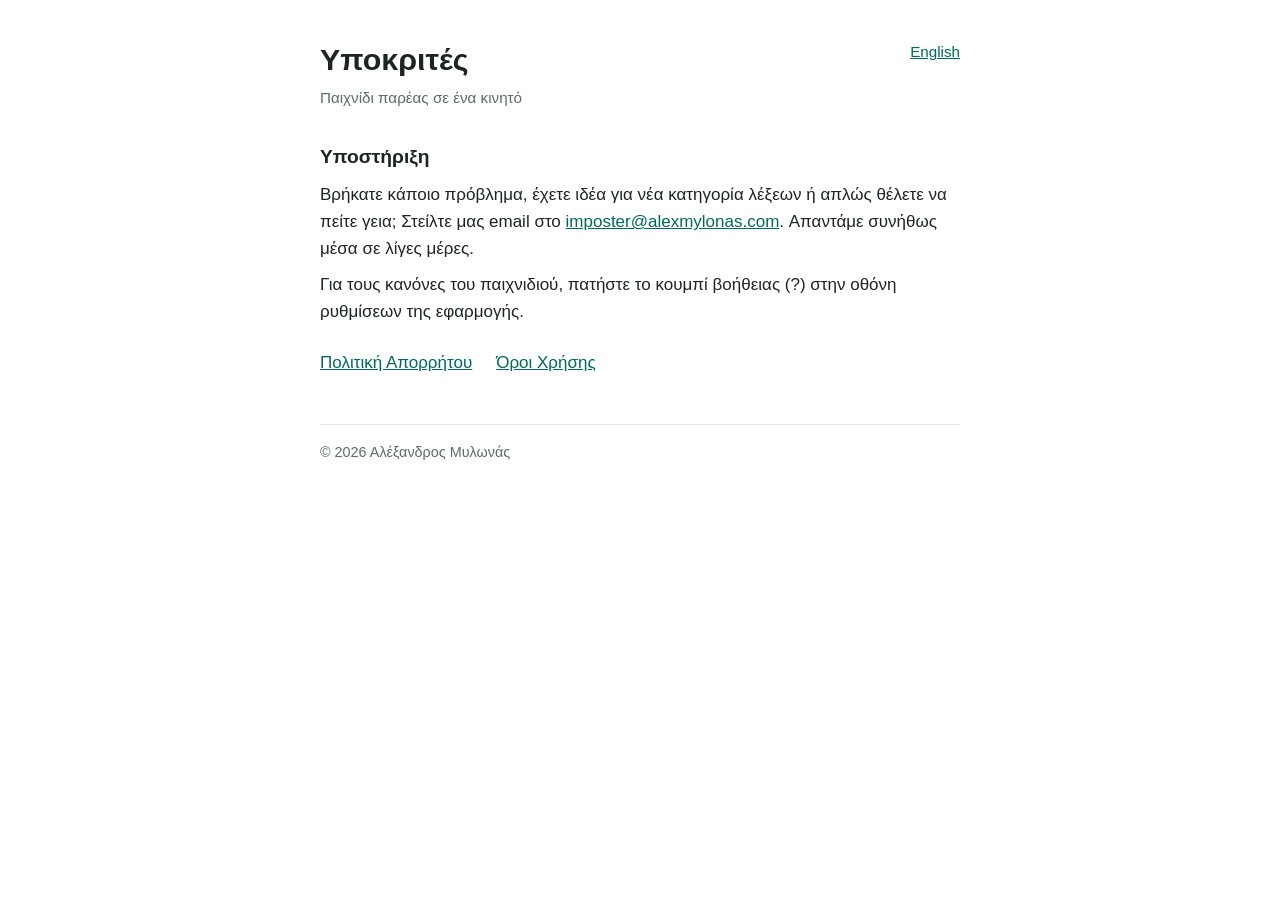
<file: index.html>
<!doctype html>
<html lang="el">
<head>
<meta charset="utf-8">
<meta name="viewport" content="width=device-width, initial-scale=1">
<title>Υποκριτές · Υποστήριξη</title>
<link rel="stylesheet" href="style.css">
</head>
<body>
<main>
<a class="lang" href="en/index.html" hreflang="en">English</a>
<h1>Υποκριτές</h1>
<p class="meta">Παιχνίδι παρέας σε ένα κινητό</p>

<h2>Υποστήριξη</h2>
<p>Βρήκατε κάποιο πρόβλημα, έχετε ιδέα για νέα κατηγορία λέξεων ή απλώς θέλετε να πείτε γεια; Στείλτε μας email στο <a href="mailto:imposter@alexmylonas.com">imposter@alexmylonas.com</a>. Απαντάμε συνήθως μέσα σε λίγες μέρες.</p>
<p>Για τους κανόνες του παιχνιδιού, πατήστε το κουμπί βοήθειας (?) στην οθόνη ρυθμίσεων της εφαρμογής.</p>

<nav class="links">
  <a href="privacy.html">Πολιτική Απορρήτου</a>
  <a href="terms.html">Όροι Χρήσης</a>
</nav>

<footer>© 2026 Αλέξανδρος Μυλωνάς</footer>
</main>
</body>
</html>
</file>
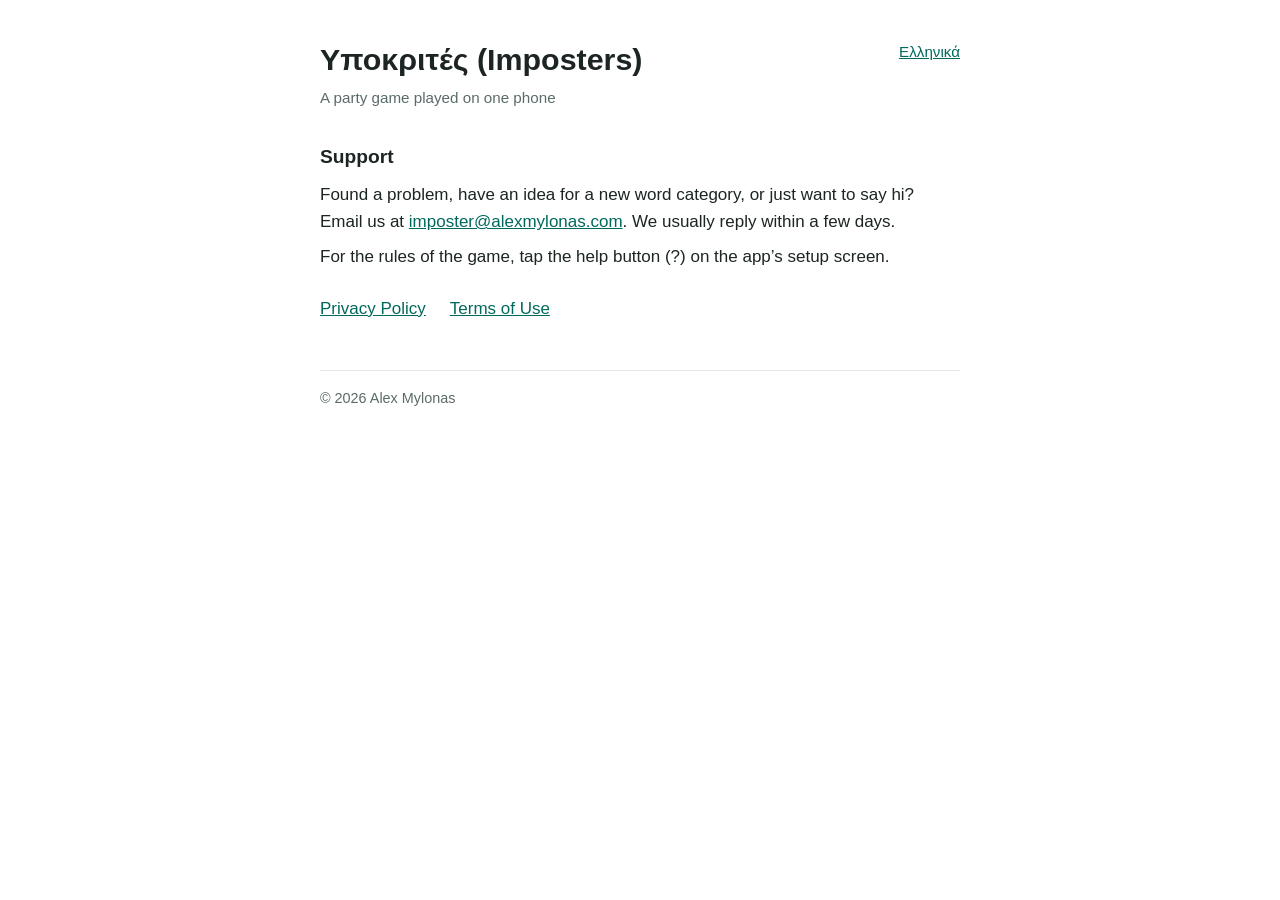
<file: en/index.html>
<!doctype html>
<html lang="en">
<head>
<meta charset="utf-8">
<meta name="viewport" content="width=device-width, initial-scale=1">
<title>Imposters · Support</title>
<link rel="stylesheet" href="../style.css">
</head>
<body>
<main>
<a class="lang" href="../index.html" hreflang="el">Ελληνικά</a>
<h1>Υποκριτές (Imposters)</h1>
<p class="meta">A party game played on one phone</p>

<h2>Support</h2>
<p>Found a problem, have an idea for a new word category, or just want to say hi? Email us at <a href="mailto:imposter@alexmylonas.com">imposter@alexmylonas.com</a>. We usually reply within a few days.</p>
<p>For the rules of the game, tap the help button (?) on the app’s setup screen.</p>

<nav class="links">
  <a href="privacy.html">Privacy Policy</a>
  <a href="terms.html">Terms of Use</a>
</nav>

<footer>© 2026 Alex Mylonas</footer>
</main>
</body>
</html>
</file>
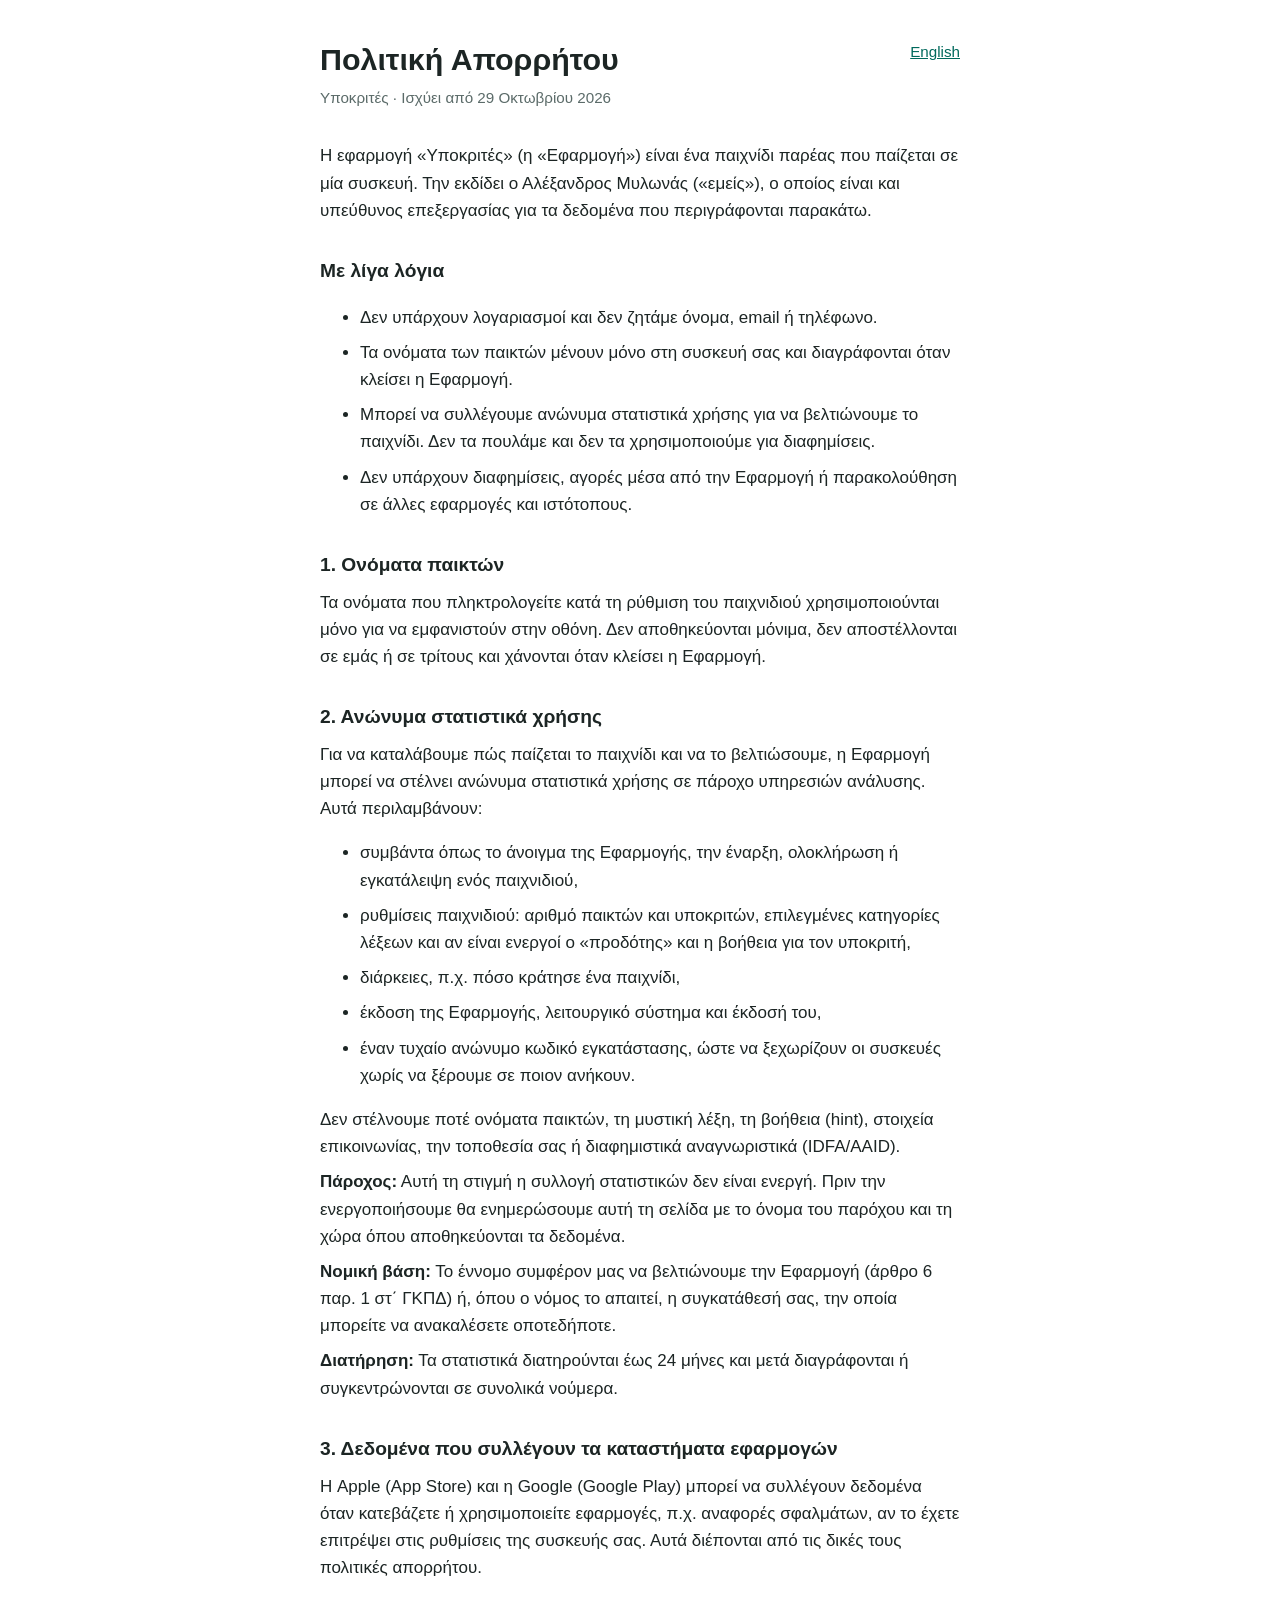
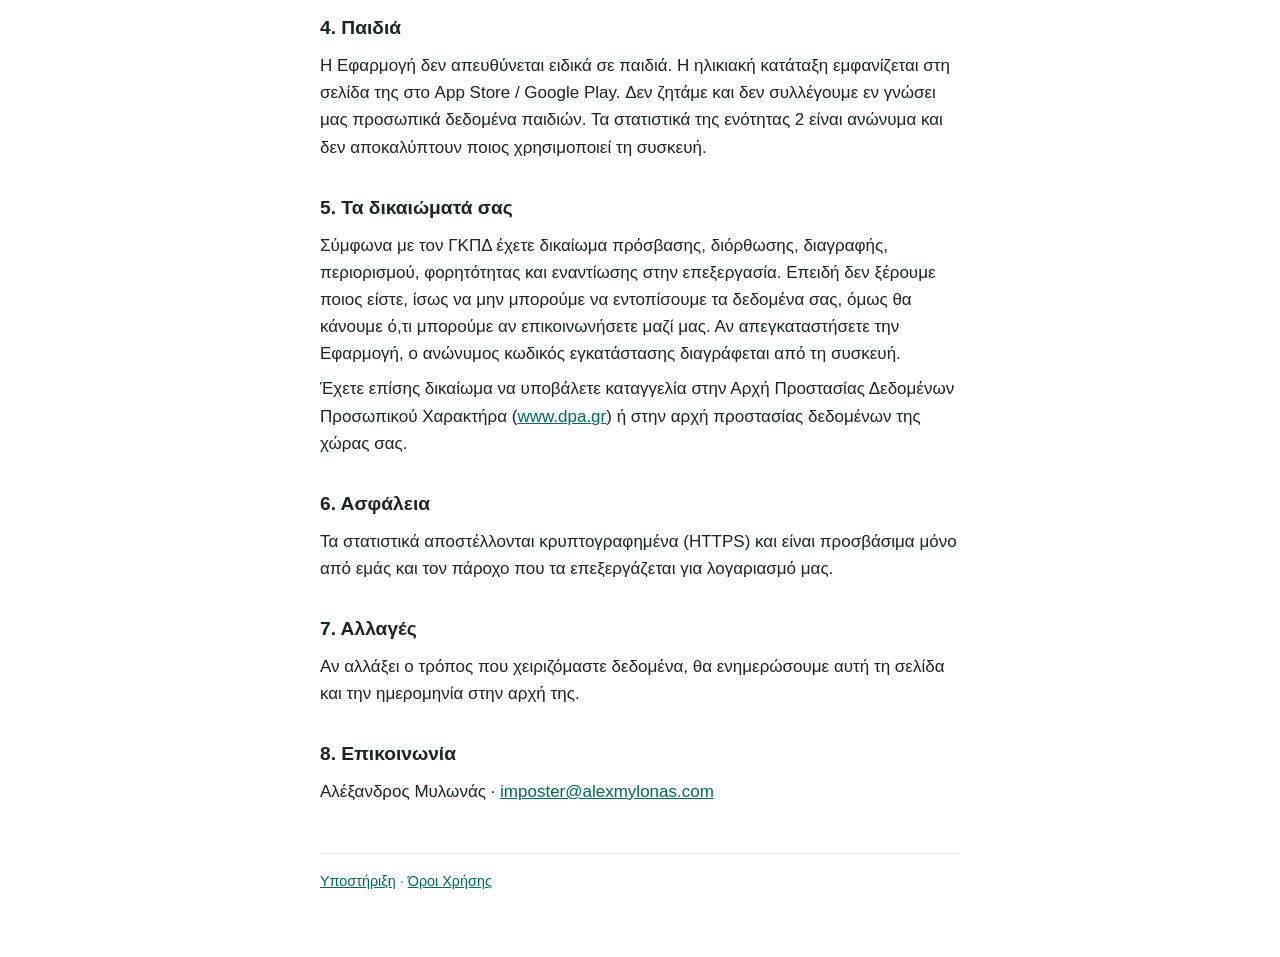
<file: privacy.html>
<!doctype html>
<html lang="el">
<head>
<meta charset="utf-8">
<meta name="viewport" content="width=device-width, initial-scale=1">
<title>Πολιτική Απορρήτου · Υποκριτές</title>
<link rel="stylesheet" href="style.css">
</head>
<body>
<main>
<a class="lang" href="en/privacy.html" hreflang="en">English</a>
<h1>Πολιτική Απορρήτου</h1>
<p class="meta">Υποκριτές · Ισχύει από 29 Οκτωβρίου 2026</p>

<p>Η εφαρμογή «Υποκριτές» (η «Εφαρμογή») είναι ένα παιχνίδι παρέας που παίζεται σε μία συσκευή. Την εκδίδει ο Αλέξανδρος Μυλωνάς («εμείς»), ο οποίος είναι και υπεύθυνος επεξεργασίας για τα δεδομένα που περιγράφονται παρακάτω.</p>

<h2>Με λίγα λόγια</h2>
<ul>
  <li>Δεν υπάρχουν λογαριασμοί και δεν ζητάμε όνομα, email ή τηλέφωνο.</li>
  <li>Τα ονόματα των παικτών μένουν μόνο στη συσκευή σας και διαγράφονται όταν κλείσει η Εφαρμογή.</li>
  <li>Μπορεί να συλλέγουμε ανώνυμα στατιστικά χρήσης για να βελτιώνουμε το παιχνίδι. Δεν τα πουλάμε και δεν τα χρησιμοποιούμε για διαφημίσεις.</li>
  <li>Δεν υπάρχουν διαφημίσεις, αγορές μέσα από την Εφαρμογή ή παρακολούθηση σε άλλες εφαρμογές και ιστότοπους.</li>
</ul>

<h2>1. Ονόματα παικτών</h2>
<p>Τα ονόματα που πληκτρολογείτε κατά τη ρύθμιση του παιχνιδιού χρησιμοποιούνται μόνο για να εμφανιστούν στην οθόνη. Δεν αποθηκεύονται μόνιμα, δεν αποστέλλονται σε εμάς ή σε τρίτους και χάνονται όταν κλείσει η Εφαρμογή.</p>

<h2>2. Ανώνυμα στατιστικά χρήσης</h2>
<p>Για να καταλάβουμε πώς παίζεται το παιχνίδι και να το βελτιώσουμε, η Εφαρμογή μπορεί να στέλνει ανώνυμα στατιστικά χρήσης σε πάροχο υπηρεσιών ανάλυσης. Αυτά περιλαμβάνουν:</p>
<ul>
  <li>συμβάντα όπως το άνοιγμα της Εφαρμογής, την έναρξη, ολοκλήρωση ή εγκατάλειψη ενός παιχνιδιού,</li>
  <li>ρυθμίσεις παιχνιδιού: αριθμό παικτών και υποκριτών, επιλεγμένες κατηγορίες λέξεων και αν είναι ενεργοί ο «προδότης» και η βοήθεια για τον υποκριτή,</li>
  <li>διάρκειες, π.χ. πόσο κράτησε ένα παιχνίδι,</li>
  <li>έκδοση της Εφαρμογής, λειτουργικό σύστημα και έκδοσή του,</li>
  <li>έναν τυχαίο ανώνυμο κωδικό εγκατάστασης, ώστε να ξεχωρίζουν οι συσκευές χωρίς να ξέρουμε σε ποιον ανήκουν.</li>
</ul>
<p>Δεν στέλνουμε ποτέ ονόματα παικτών, τη μυστική λέξη, τη βοήθεια (hint), στοιχεία επικοινωνίας, την τοποθεσία σας ή διαφημιστικά αναγνωριστικά (IDFA/AAID).</p>
<p><strong>Πάροχος:</strong> Αυτή τη στιγμή η συλλογή στατιστικών δεν είναι ενεργή. Πριν την ενεργοποιήσουμε θα ενημερώσουμε αυτή τη σελίδα με το όνομα του παρόχου και τη χώρα όπου αποθηκεύονται τα δεδομένα.</p>
<p><strong>Νομική βάση:</strong> Το έννομο συμφέρον μας να βελτιώνουμε την Εφαρμογή (άρθρο 6 παρ. 1 στ΄ ΓΚΠΔ) ή, όπου ο νόμος το απαιτεί, η συγκατάθεσή σας, την οποία μπορείτε να ανακαλέσετε οποτεδήποτε.</p>
<p><strong>Διατήρηση:</strong> Τα στατιστικά διατηρούνται έως 24 μήνες και μετά διαγράφονται ή συγκεντρώνονται σε συνολικά νούμερα.</p>

<h2>3. Δεδομένα που συλλέγουν τα καταστήματα εφαρμογών</h2>
<p>Η Apple (App Store) και η Google (Google Play) μπορεί να συλλέγουν δεδομένα όταν κατεβάζετε ή χρησιμοποιείτε εφαρμογές, π.χ. αναφορές σφαλμάτων, αν το έχετε επιτρέψει στις ρυθμίσεις της συσκευής σας. Αυτά διέπονται από τις δικές τους πολιτικές απορρήτου.</p>

<h2>4. Παιδιά</h2>
<p>Η Εφαρμογή δεν απευθύνεται ειδικά σε παιδιά. Η ηλικιακή κατάταξη εμφανίζεται στη σελίδα της στο App Store / Google Play. Δεν ζητάμε και δεν συλλέγουμε εν γνώσει μας προσωπικά δεδομένα παιδιών. Τα στατιστικά της ενότητας 2 είναι ανώνυμα και δεν αποκαλύπτουν ποιος χρησιμοποιεί τη συσκευή.</p>

<h2>5. Τα δικαιώματά σας</h2>
<p>Σύμφωνα με τον ΓΚΠΔ έχετε δικαίωμα πρόσβασης, διόρθωσης, διαγραφής, περιορισμού, φορητότητας και εναντίωσης στην επεξεργασία. Επειδή δεν ξέρουμε ποιος είστε, ίσως να μην μπορούμε να εντοπίσουμε τα δεδομένα σας, όμως θα κάνουμε ό,τι μπορούμε αν επικοινωνήσετε μαζί μας. Αν απεγκαταστήσετε την Εφαρμογή, ο ανώνυμος κωδικός εγκατάστασης διαγράφεται από τη συσκευή.</p>
<p>Έχετε επίσης δικαίωμα να υποβάλετε καταγγελία στην Αρχή Προστασίας Δεδομένων Προσωπικού Χαρακτήρα (<a href="https://www.dpa.gr">www.dpa.gr</a>) ή στην αρχή προστασίας δεδομένων της χώρας σας.</p>

<h2>6. Ασφάλεια</h2>
<p>Τα στατιστικά αποστέλλονται κρυπτογραφημένα (HTTPS) και είναι προσβάσιμα μόνο από εμάς και τον πάροχο που τα επεξεργάζεται για λογαριασμό μας.</p>

<h2>7. Αλλαγές</h2>
<p>Αν αλλάξει ο τρόπος που χειριζόμαστε δεδομένα, θα ενημερώσουμε αυτή τη σελίδα και την ημερομηνία στην αρχή της.</p>

<h2>8. Επικοινωνία</h2>
<p>Αλέξανδρος Μυλωνάς · <a href="mailto:imposter@alexmylonas.com">imposter@alexmylonas.com</a></p>

<footer><a href="index.html">Υποστήριξη</a> · <a href="terms.html">Όροι Χρήσης</a></footer>
</main>
</body>
</html>
</file>
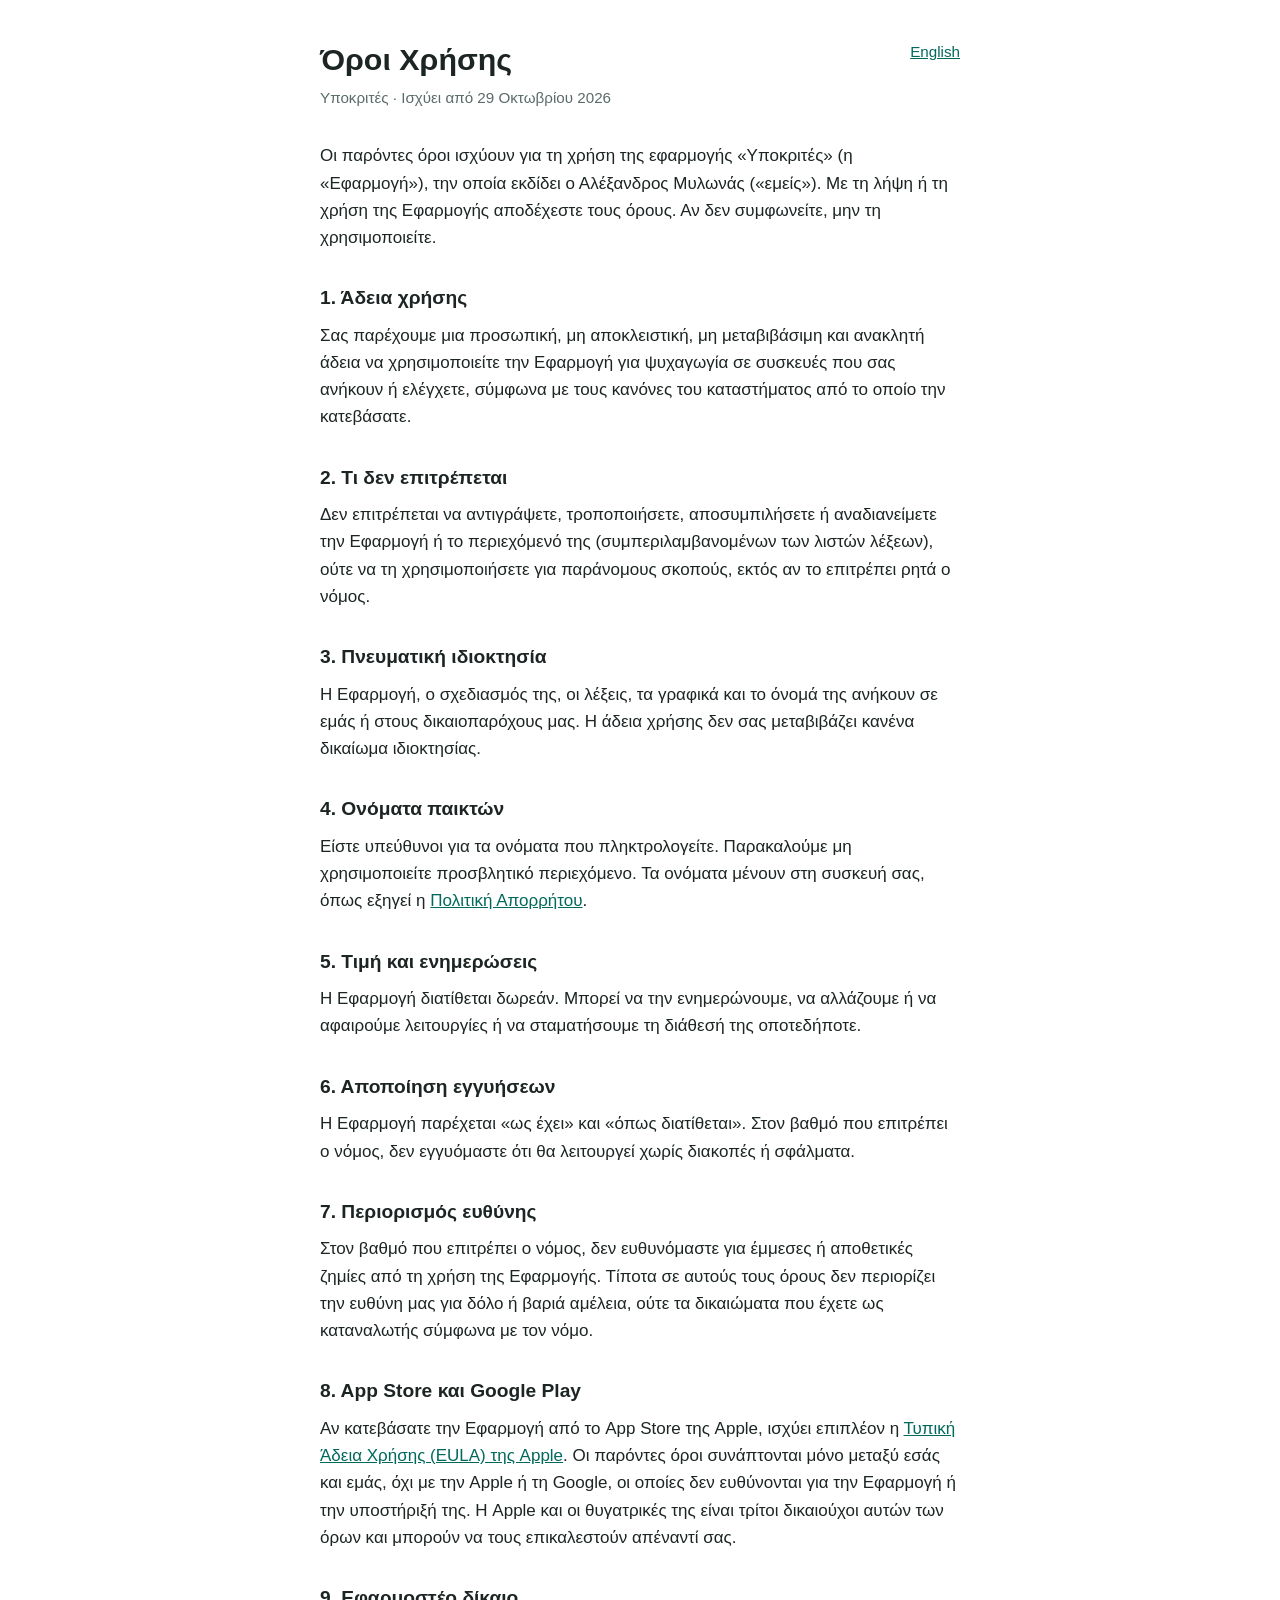
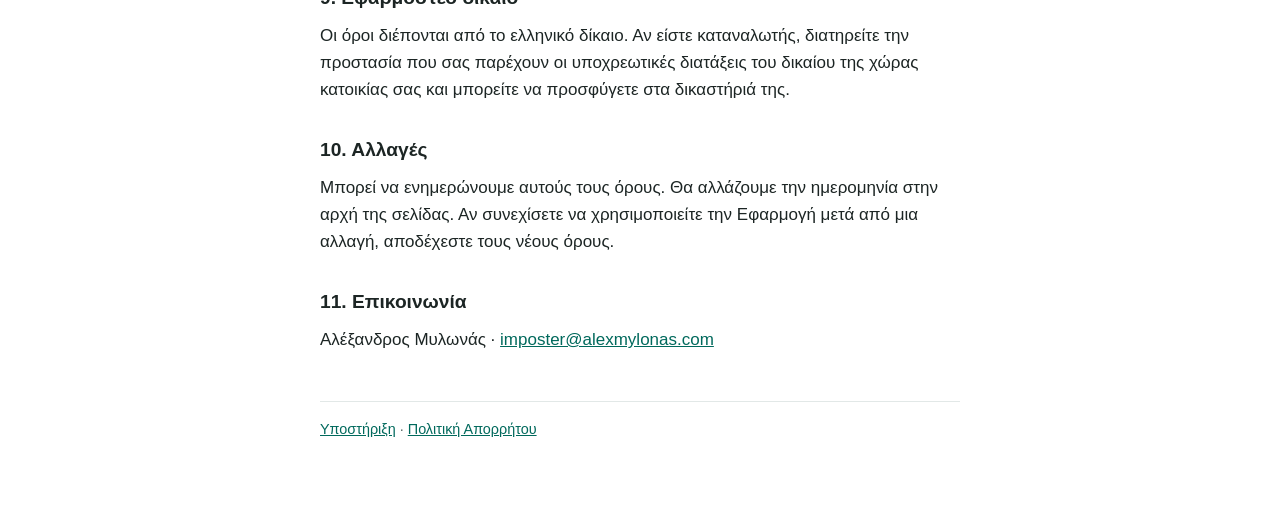
<file: terms.html>
<!doctype html>
<html lang="el">
<head>
<meta charset="utf-8">
<meta name="viewport" content="width=device-width, initial-scale=1">
<title>Όροι Χρήσης · Υποκριτές</title>
<link rel="stylesheet" href="style.css">
</head>
<body>
<main>
<a class="lang" href="en/terms.html" hreflang="en">English</a>
<h1>Όροι Χρήσης</h1>
<p class="meta">Υποκριτές · Ισχύει από 29 Οκτωβρίου 2026</p>

<p>Οι παρόντες όροι ισχύουν για τη χρήση της εφαρμογής «Υποκριτές» (η «Εφαρμογή»), την οποία εκδίδει ο Αλέξανδρος Μυλωνάς («εμείς»). Με τη λήψη ή τη χρήση της Εφαρμογής αποδέχεστε τους όρους. Αν δεν συμφωνείτε, μην τη χρησιμοποιείτε.</p>

<h2>1. Άδεια χρήσης</h2>
<p>Σας παρέχουμε μια προσωπική, μη αποκλειστική, μη μεταβιβάσιμη και ανακλητή άδεια να χρησιμοποιείτε την Εφαρμογή για ψυχαγωγία σε συσκευές που σας ανήκουν ή ελέγχετε, σύμφωνα με τους κανόνες του καταστήματος από το οποίο την κατεβάσατε.</p>

<h2>2. Τι δεν επιτρέπεται</h2>
<p>Δεν επιτρέπεται να αντιγράψετε, τροποποιήσετε, αποσυμπιλήσετε ή αναδιανείμετε την Εφαρμογή ή το περιεχόμενό της (συμπεριλαμβανομένων των λιστών λέξεων), ούτε να τη χρησιμοποιήσετε για παράνομους σκοπούς, εκτός αν το επιτρέπει ρητά ο νόμος.</p>

<h2>3. Πνευματική ιδιοκτησία</h2>
<p>Η Εφαρμογή, ο σχεδιασμός της, οι λέξεις, τα γραφικά και το όνομά της ανήκουν σε εμάς ή στους δικαιοπαρόχους μας. Η άδεια χρήσης δεν σας μεταβιβάζει κανένα δικαίωμα ιδιοκτησίας.</p>

<h2>4. Ονόματα παικτών</h2>
<p>Είστε υπεύθυνοι για τα ονόματα που πληκτρολογείτε. Παρακαλούμε μη χρησιμοποιείτε προσβλητικό περιεχόμενο. Τα ονόματα μένουν στη συσκευή σας, όπως εξηγεί η <a href="privacy.html">Πολιτική Απορρήτου</a>.</p>

<h2>5. Τιμή και ενημερώσεις</h2>
<p>Η Εφαρμογή διατίθεται δωρεάν. Μπορεί να την ενημερώνουμε, να αλλάζουμε ή να αφαιρούμε λειτουργίες ή να σταματήσουμε τη διάθεσή της οποτεδήποτε.</p>

<h2>6. Αποποίηση εγγυήσεων</h2>
<p>Η Εφαρμογή παρέχεται «ως έχει» και «όπως διατίθεται». Στον βαθμό που επιτρέπει ο νόμος, δεν εγγυόμαστε ότι θα λειτουργεί χωρίς διακοπές ή σφάλματα.</p>

<h2>7. Περιορισμός ευθύνης</h2>
<p>Στον βαθμό που επιτρέπει ο νόμος, δεν ευθυνόμαστε για έμμεσες ή αποθετικές ζημίες από τη χρήση της Εφαρμογής. Τίποτα σε αυτούς τους όρους δεν περιορίζει την ευθύνη μας για δόλο ή βαριά αμέλεια, ούτε τα δικαιώματα που έχετε ως καταναλωτής σύμφωνα με τον νόμο.</p>

<h2>8. App Store και Google Play</h2>
<p>Αν κατεβάσατε την Εφαρμογή από το App Store της Apple, ισχύει επιπλέον η <a href="https://www.apple.com/legal/internet-services/itunes/dev/stdeula/">Τυπική Άδεια Χρήσης (EULA) της Apple</a>. Οι παρόντες όροι συνάπτονται μόνο μεταξύ εσάς και εμάς, όχι με την Apple ή τη Google, οι οποίες δεν ευθύνονται για την Εφαρμογή ή την υποστήριξή της. Η Apple και οι θυγατρικές της είναι τρίτοι δικαιούχοι αυτών των όρων και μπορούν να τους επικαλεστούν απέναντί σας.</p>

<h2>9. Εφαρμοστέο δίκαιο</h2>
<p>Οι όροι διέπονται από το ελληνικό δίκαιο. Αν είστε καταναλωτής, διατηρείτε την προστασία που σας παρέχουν οι υποχρεωτικές διατάξεις του δικαίου της χώρας κατοικίας σας και μπορείτε να προσφύγετε στα δικαστήριά της.</p>

<h2>10. Αλλαγές</h2>
<p>Μπορεί να ενημερώνουμε αυτούς τους όρους. Θα αλλάζουμε την ημερομηνία στην αρχή της σελίδας. Αν συνεχίσετε να χρησιμοποιείτε την Εφαρμογή μετά από μια αλλαγή, αποδέχεστε τους νέους όρους.</p>

<h2>11. Επικοινωνία</h2>
<p>Αλέξανδρος Μυλωνάς · <a href="mailto:imposter@alexmylonas.com">imposter@alexmylonas.com</a></p>

<footer><a href="index.html">Υποστήριξη</a> · <a href="privacy.html">Πολιτική Απορρήτου</a></footer>
</main>
</body>
</html>
</file>
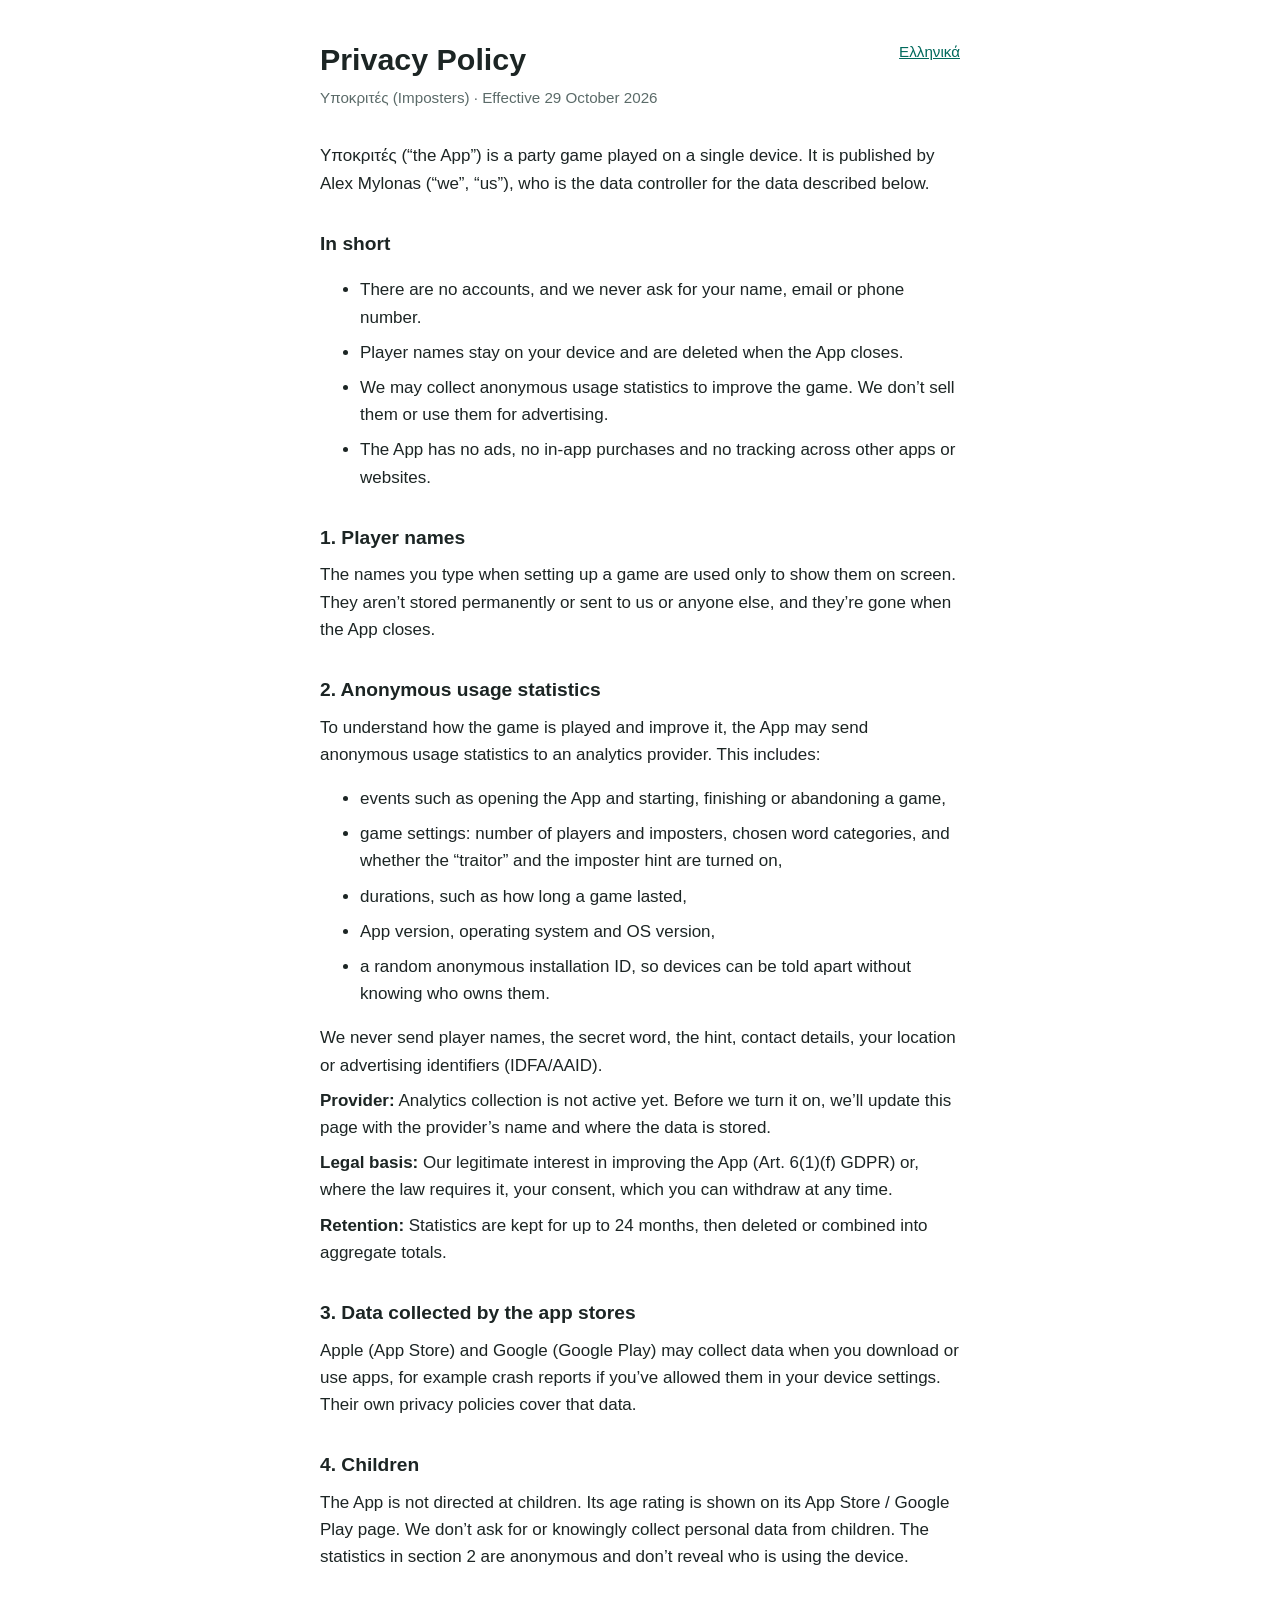
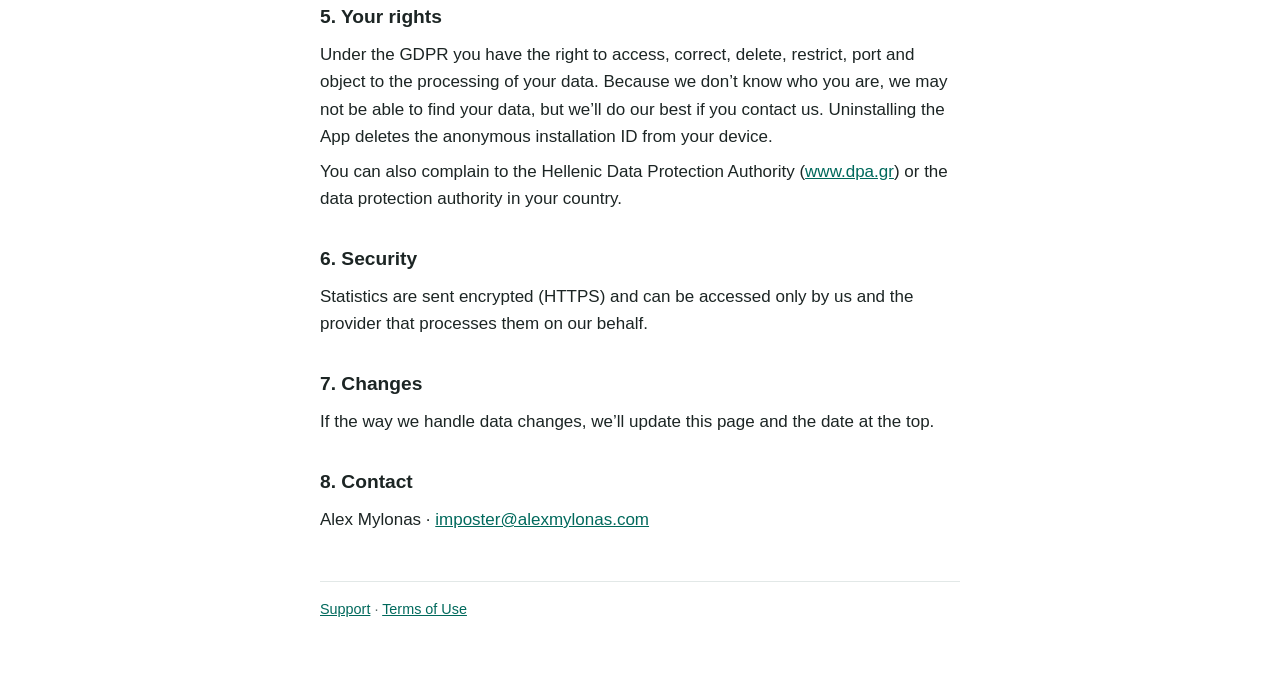
<file: en/privacy.html>
<!doctype html>
<html lang="en">
<head>
<meta charset="utf-8">
<meta name="viewport" content="width=device-width, initial-scale=1">
<title>Privacy Policy · Imposters</title>
<link rel="stylesheet" href="../style.css">
</head>
<body>
<main>
<a class="lang" href="../privacy.html" hreflang="el">Ελληνικά</a>
<h1>Privacy Policy</h1>
<p class="meta">Υποκριτές (Imposters) · Effective 29 October 2026</p>

<p>Υποκριτές (“the App”) is a party game played on a single device. It is published by Alex Mylonas (“we”, “us”), who is the data controller for the data described below.</p>

<h2>In short</h2>
<ul>
  <li>There are no accounts, and we never ask for your name, email or phone number.</li>
  <li>Player names stay on your device and are deleted when the App closes.</li>
  <li>We may collect anonymous usage statistics to improve the game. We don’t sell them or use them for advertising.</li>
  <li>The App has no ads, no in-app purchases and no tracking across other apps or websites.</li>
</ul>

<h2>1. Player names</h2>
<p>The names you type when setting up a game are used only to show them on screen. They aren’t stored permanently or sent to us or anyone else, and they’re gone when the App closes.</p>

<h2>2. Anonymous usage statistics</h2>
<p>To understand how the game is played and improve it, the App may send anonymous usage statistics to an analytics provider. This includes:</p>
<ul>
  <li>events such as opening the App and starting, finishing or abandoning a game,</li>
  <li>game settings: number of players and imposters, chosen word categories, and whether the “traitor” and the imposter hint are turned on,</li>
  <li>durations, such as how long a game lasted,</li>
  <li>App version, operating system and OS version,</li>
  <li>a random anonymous installation ID, so devices can be told apart without knowing who owns them.</li>
</ul>
<p>We never send player names, the secret word, the hint, contact details, your location or advertising identifiers (IDFA/AAID).</p>
<p><strong>Provider:</strong> Analytics collection is not active yet. Before we turn it on, we’ll update this page with the provider’s name and where the data is stored.</p>
<p><strong>Legal basis:</strong> Our legitimate interest in improving the App (Art. 6(1)(f) GDPR) or, where the law requires it, your consent, which you can withdraw at any time.</p>
<p><strong>Retention:</strong> Statistics are kept for up to 24 months, then deleted or combined into aggregate totals.</p>

<h2>3. Data collected by the app stores</h2>
<p>Apple (App Store) and Google (Google Play) may collect data when you download or use apps, for example crash reports if you’ve allowed them in your device settings. Their own privacy policies cover that data.</p>

<h2>4. Children</h2>
<p>The App is not directed at children. Its age rating is shown on its App Store / Google Play page. We don’t ask for or knowingly collect personal data from children. The statistics in section 2 are anonymous and don’t reveal who is using the device.</p>

<h2>5. Your rights</h2>
<p>Under the GDPR you have the right to access, correct, delete, restrict, port and object to the processing of your data. Because we don’t know who you are, we may not be able to find your data, but we’ll do our best if you contact us. Uninstalling the App deletes the anonymous installation ID from your device.</p>
<p>You can also complain to the Hellenic Data Protection Authority (<a href="https://www.dpa.gr">www.dpa.gr</a>) or the data protection authority in your country.</p>

<h2>6. Security</h2>
<p>Statistics are sent encrypted (HTTPS) and can be accessed only by us and the provider that processes them on our behalf.</p>

<h2>7. Changes</h2>
<p>If the way we handle data changes, we’ll update this page and the date at the top.</p>

<h2>8. Contact</h2>
<p>Alex Mylonas · <a href="mailto:imposter@alexmylonas.com">imposter@alexmylonas.com</a></p>

<footer><a href="index.html">Support</a> · <a href="terms.html">Terms of Use</a></footer>
</main>
</body>
</html>
</file>
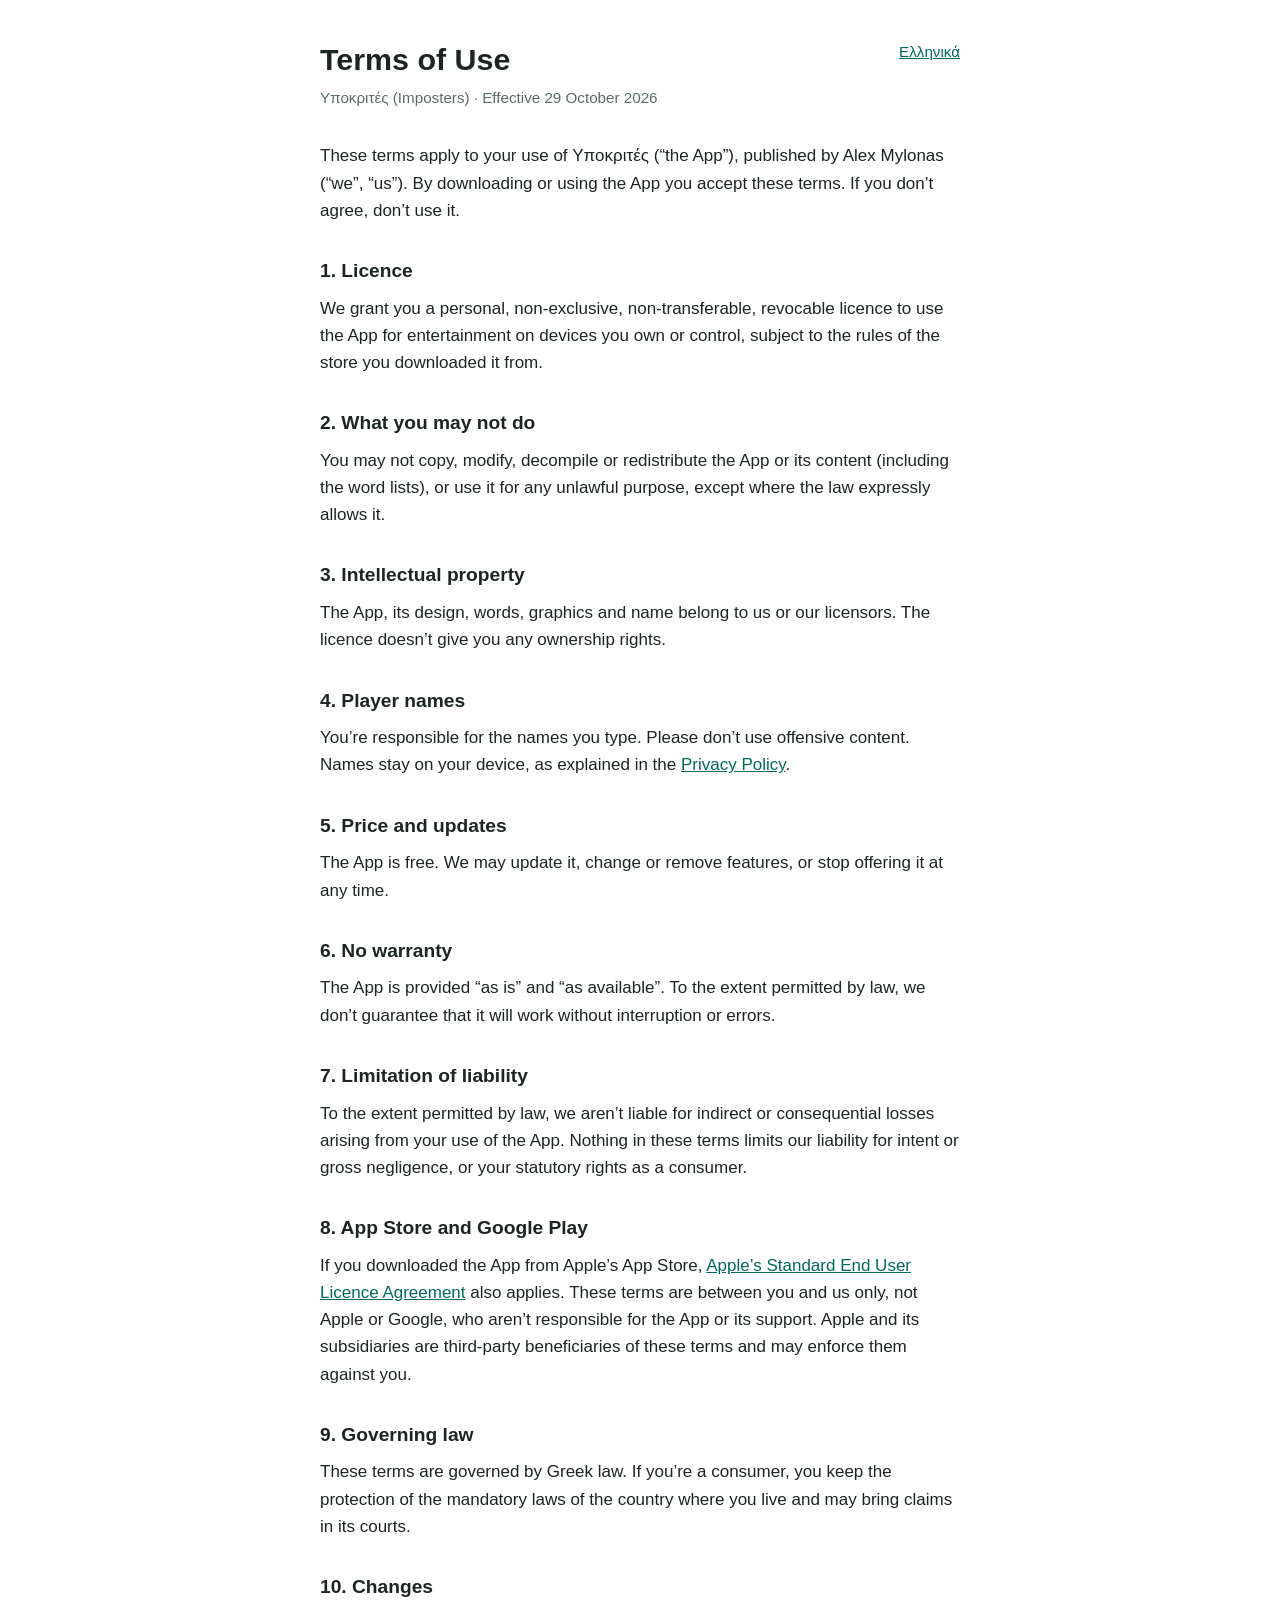
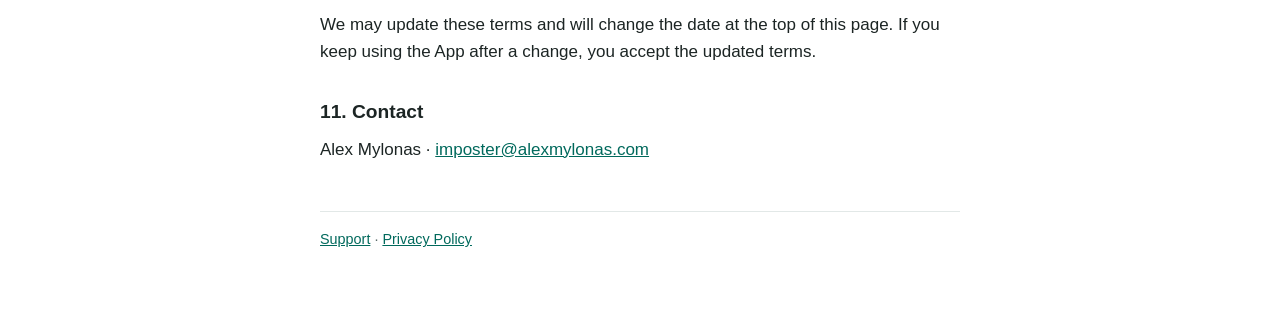
<file: en/terms.html>
<!doctype html>
<html lang="en">
<head>
<meta charset="utf-8">
<meta name="viewport" content="width=device-width, initial-scale=1">
<title>Terms of Use · Imposters</title>
<link rel="stylesheet" href="../style.css">
</head>
<body>
<main>
<a class="lang" href="../terms.html" hreflang="el">Ελληνικά</a>
<h1>Terms of Use</h1>
<p class="meta">Υποκριτές (Imposters) · Effective 29 October 2026</p>

<p>These terms apply to your use of Υποκριτές (“the App”), published by Alex Mylonas (“we”, “us”). By downloading or using the App you accept these terms. If you don’t agree, don’t use it.</p>

<h2>1. Licence</h2>
<p>We grant you a personal, non-exclusive, non-transferable, revocable licence to use the App for entertainment on devices you own or control, subject to the rules of the store you downloaded it from.</p>

<h2>2. What you may not do</h2>
<p>You may not copy, modify, decompile or redistribute the App or its content (including the word lists), or use it for any unlawful purpose, except where the law expressly allows it.</p>

<h2>3. Intellectual property</h2>
<p>The App, its design, words, graphics and name belong to us or our licensors. The licence doesn’t give you any ownership rights.</p>

<h2>4. Player names</h2>
<p>You’re responsible for the names you type. Please don’t use offensive content. Names stay on your device, as explained in the <a href="privacy.html">Privacy Policy</a>.</p>

<h2>5. Price and updates</h2>
<p>The App is free. We may update it, change or remove features, or stop offering it at any time.</p>

<h2>6. No warranty</h2>
<p>The App is provided “as is” and “as available”. To the extent permitted by law, we don’t guarantee that it will work without interruption or errors.</p>

<h2>7. Limitation of liability</h2>
<p>To the extent permitted by law, we aren’t liable for indirect or consequential losses arising from your use of the App. Nothing in these terms limits our liability for intent or gross negligence, or your statutory rights as a consumer.</p>

<h2>8. App Store and Google Play</h2>
<p>If you downloaded the App from Apple’s App Store, <a href="https://www.apple.com/legal/internet-services/itunes/dev/stdeula/">Apple’s Standard End User Licence Agreement</a> also applies. These terms are between you and us only, not Apple or Google, who aren’t responsible for the App or its support. Apple and its subsidiaries are third-party beneficiaries of these terms and may enforce them against you.</p>

<h2>9. Governing law</h2>
<p>These terms are governed by Greek law. If you’re a consumer, you keep the protection of the mandatory laws of the country where you live and may bring claims in its courts.</p>

<h2>10. Changes</h2>
<p>We may update these terms and will change the date at the top of this page. If you keep using the App after a change, you accept the updated terms.</p>

<h2>11. Contact</h2>
<p>Alex Mylonas · <a href="mailto:imposter@alexmylonas.com">imposter@alexmylonas.com</a></p>

<footer><a href="index.html">Support</a> · <a href="privacy.html">Privacy Policy</a></footer>
</main>
</body>
</html>
</file>
<file: style.css>
:root {
  --bg: #ffffff;
  --text: #1c2524;
  --muted: #5b6b69;
  --accent: #00695c;
  --rule: #e2e8e7;
}
@media (prefers-color-scheme: dark) {
  :root {
    --bg: #111817;
    --text: #e6eeec;
    --muted: #9fb0ad;
    --accent: #4db6ac;
    --rule: #26302f;
  }
}
* { box-sizing: border-box; }
body {
  margin: 0;
  background: var(--bg);
  color: var(--text);
  font: 17px/1.6 -apple-system, BlinkMacSystemFont, "Segoe UI", Roboto, "Noto Sans", sans-serif;
}
main { max-width: 42rem; margin: 0 auto; padding: 2.5rem 1rem 4rem; }
h1 { font-size: 1.9rem; line-height: 1.25; margin: 0 0 .25rem; }
h2 { font-size: 1.2rem; margin: 2rem 0 .5rem; }
p, li { margin: .5rem 0; }
a { color: var(--accent); }
.meta { color: var(--muted); font-size: .95rem; margin-bottom: 2rem; }
.lang { float: right; font-size: .95rem; }
nav.links { display: flex; flex-wrap: wrap; gap: .75rem 1.5rem; margin: 1.5rem 0; }
footer { margin-top: 3rem; padding-top: 1rem; border-top: 1px solid var(--rule); color: var(--muted); font-size: .9rem; }
</file>
